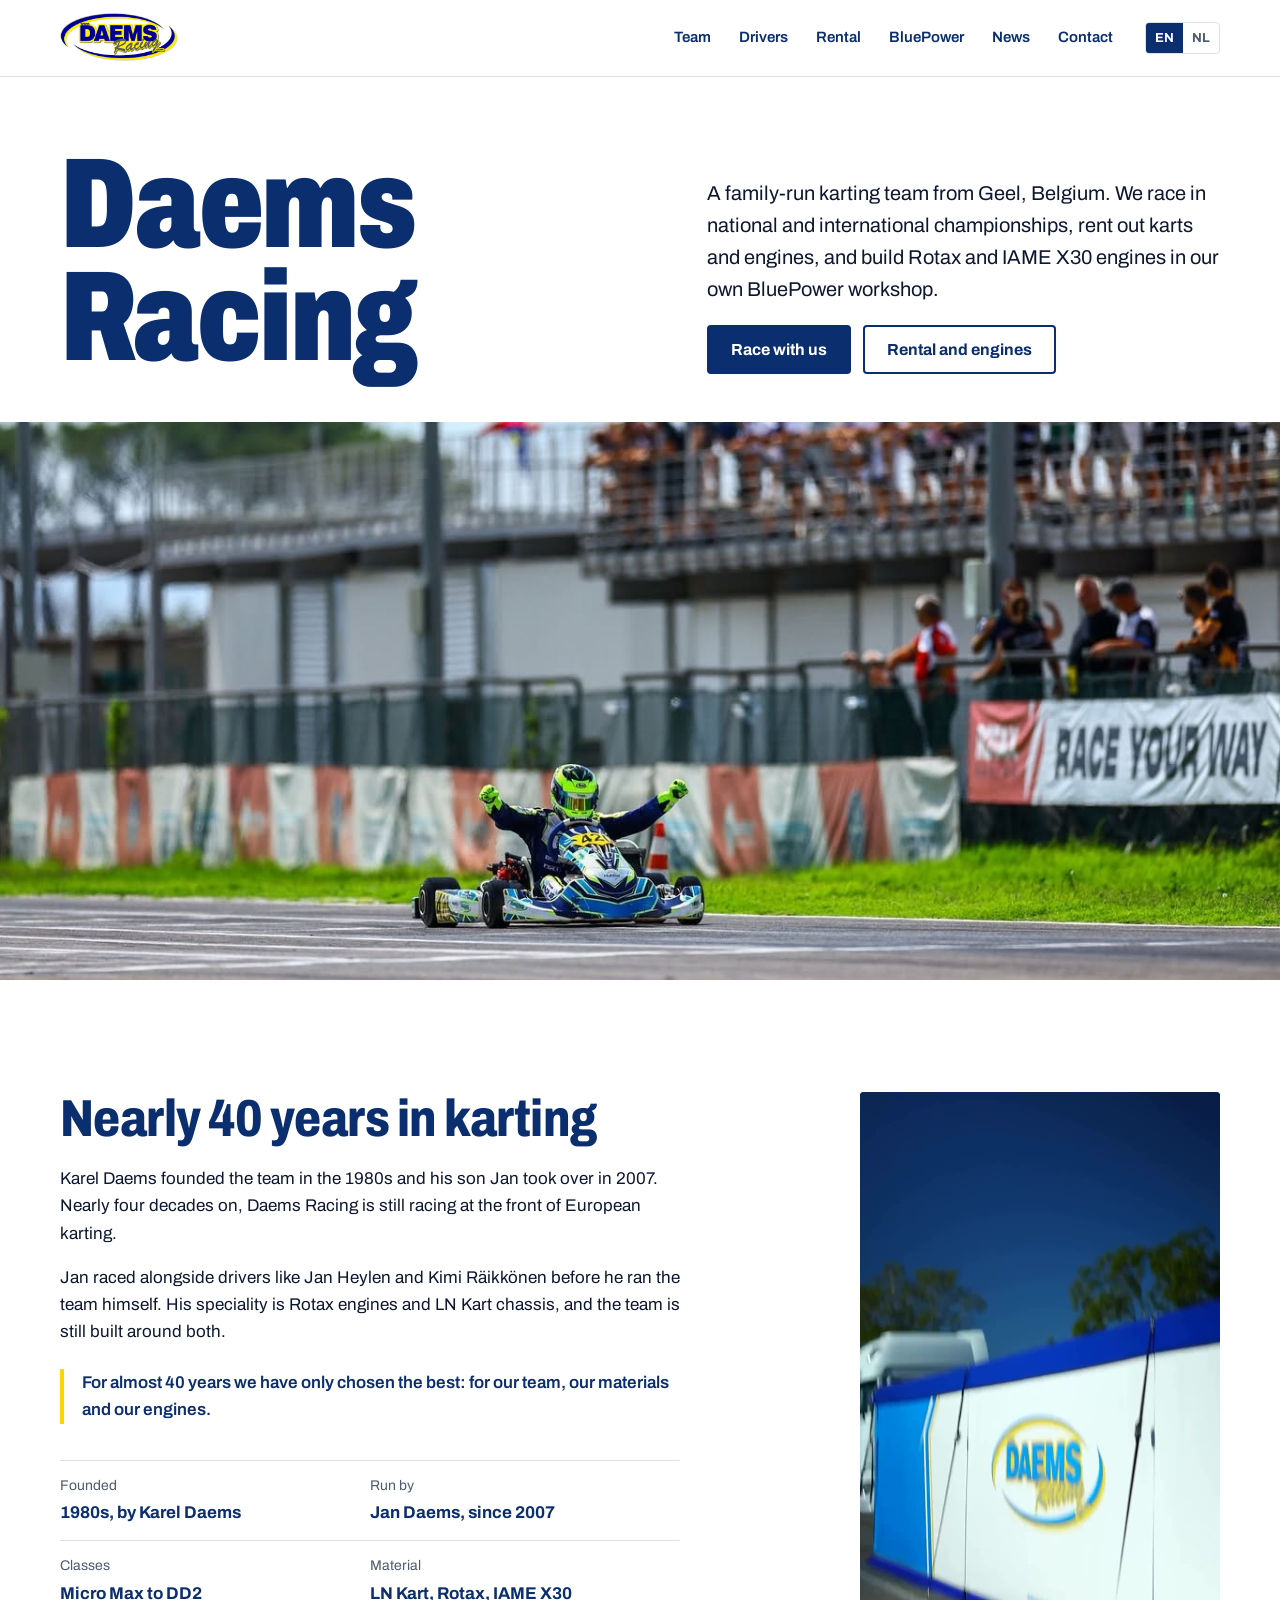
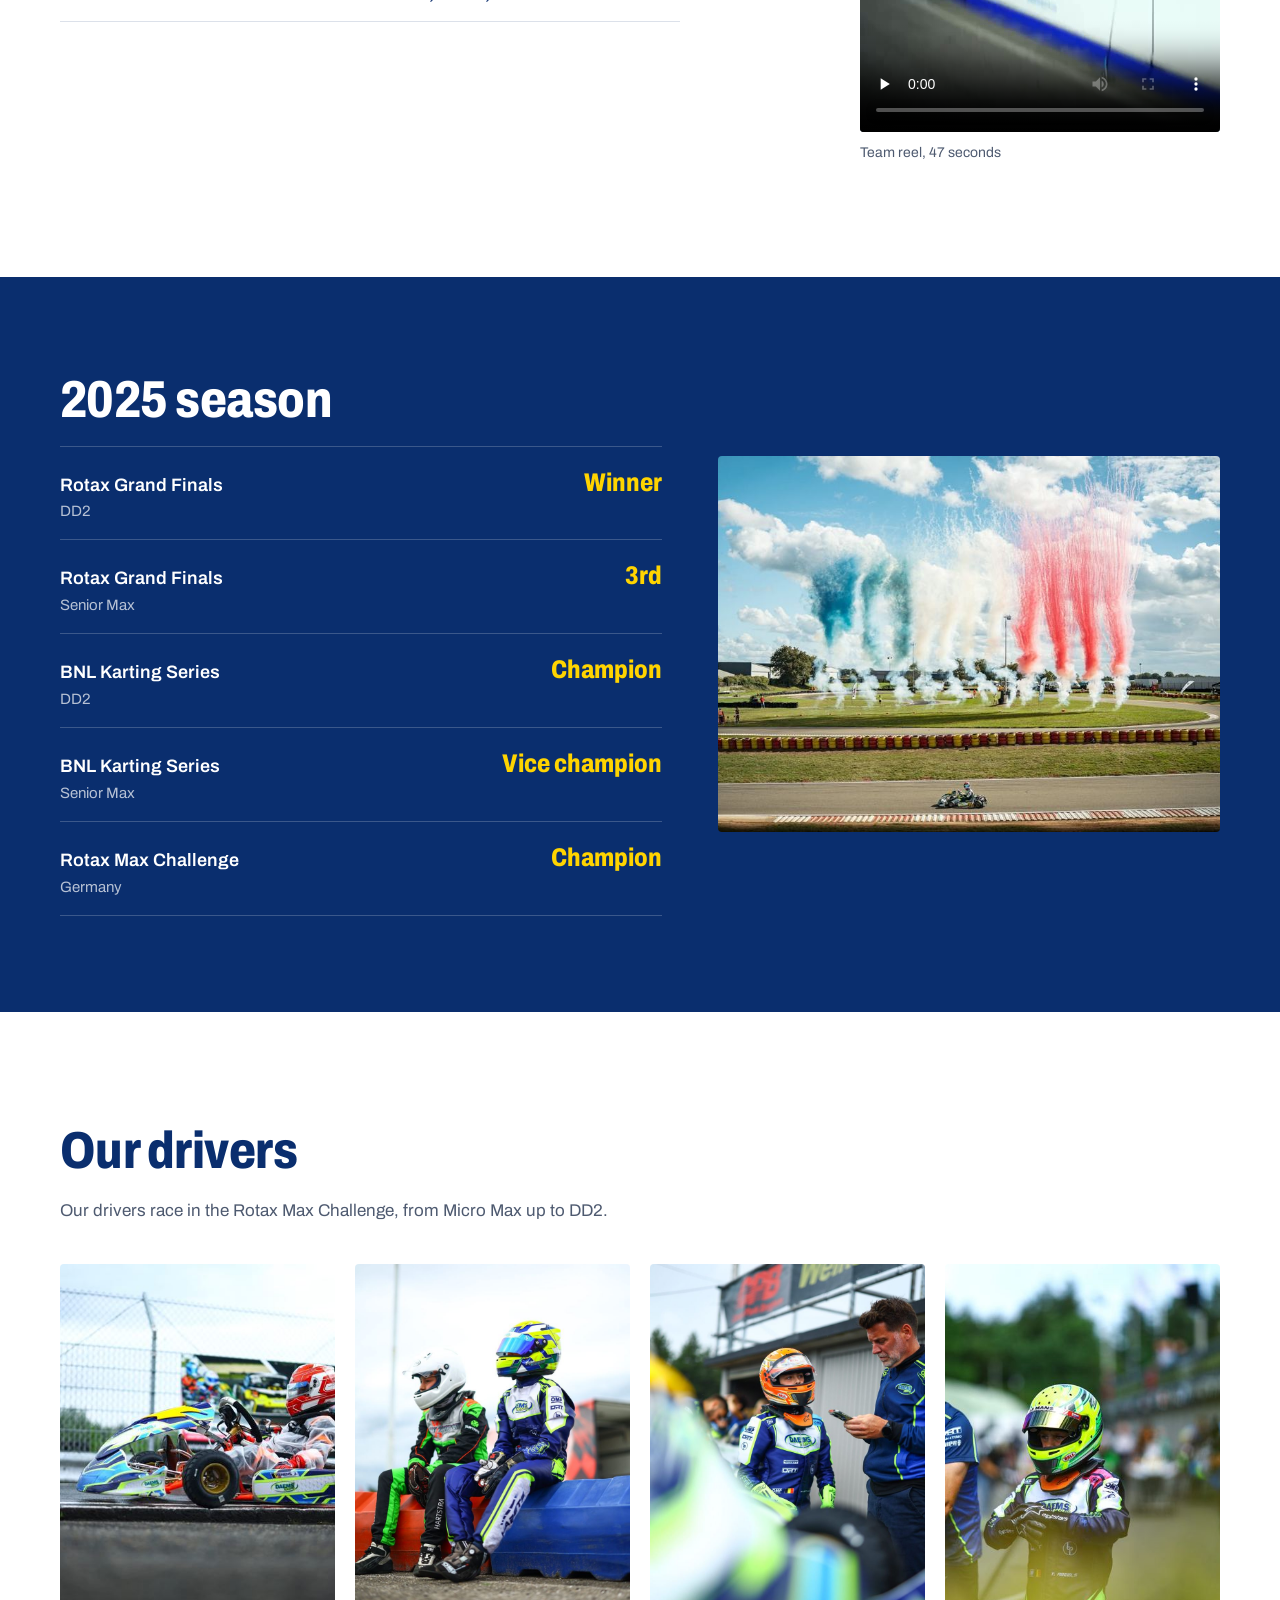
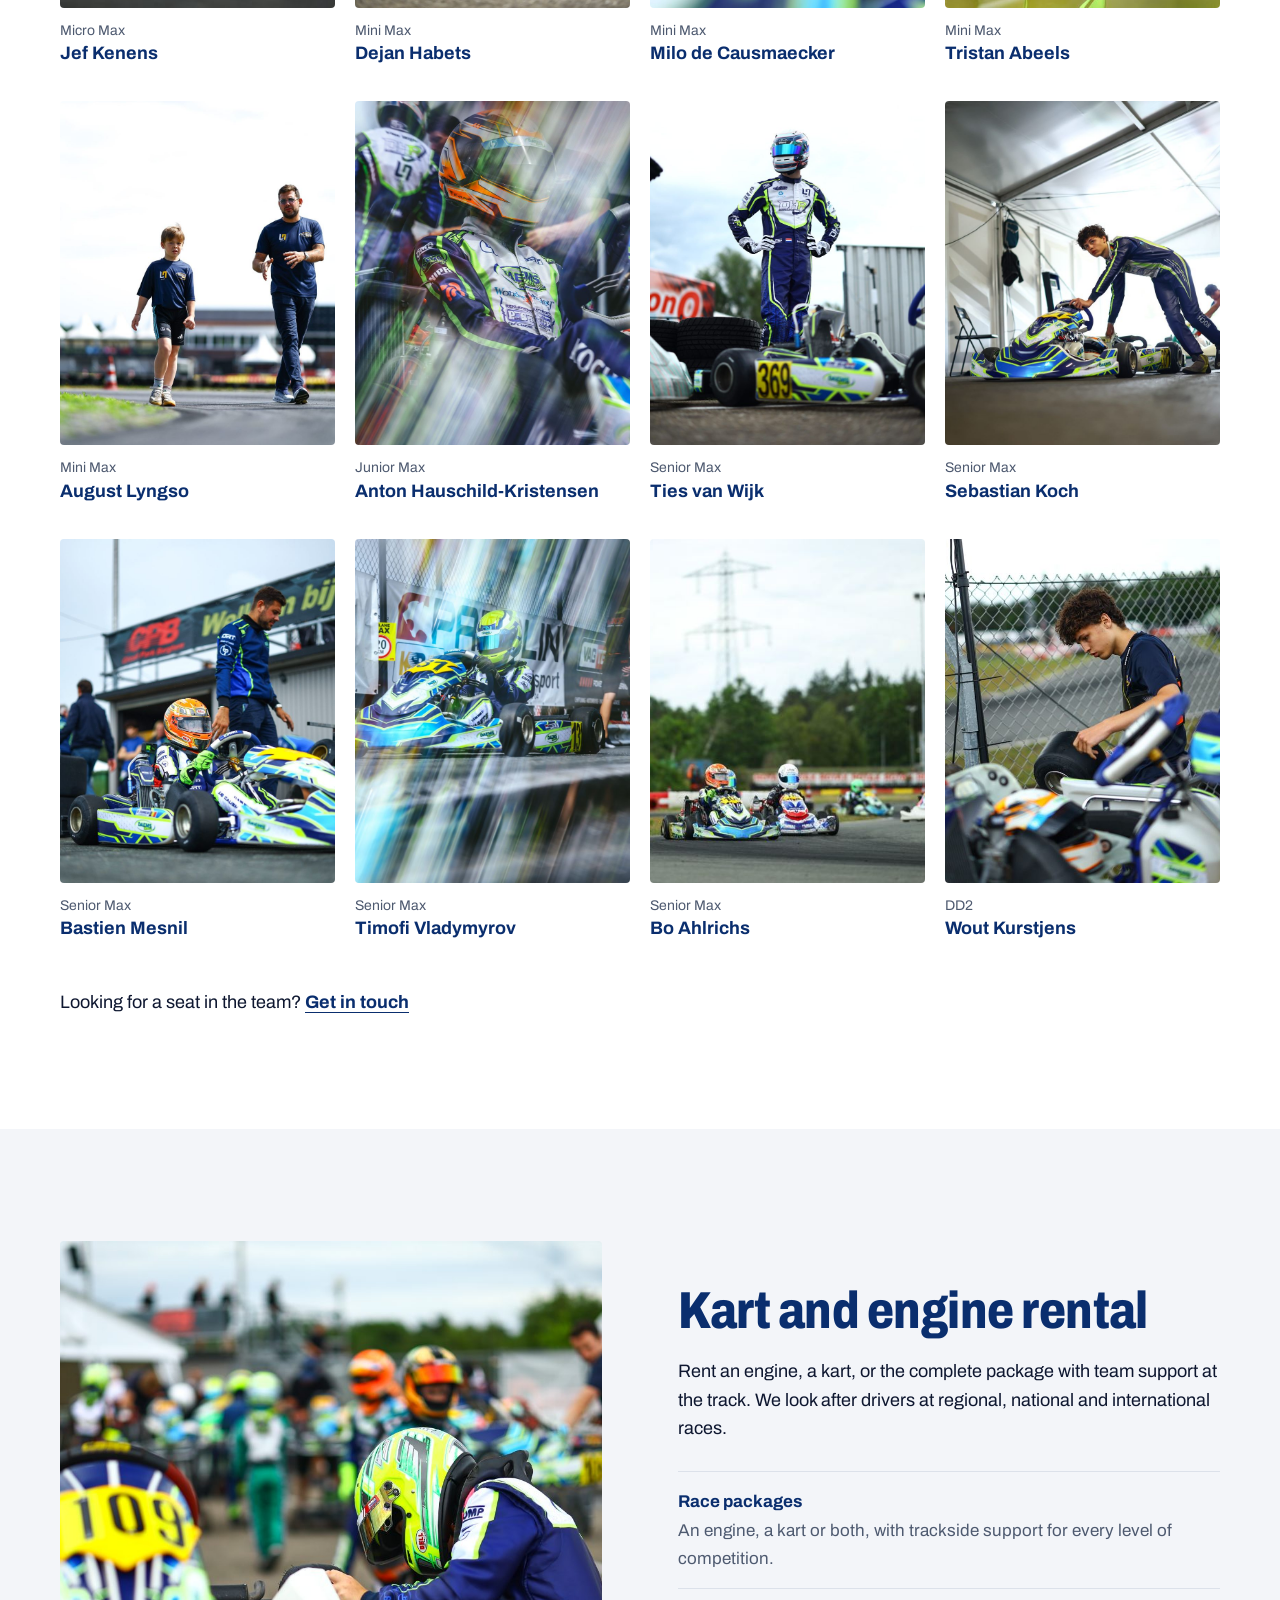
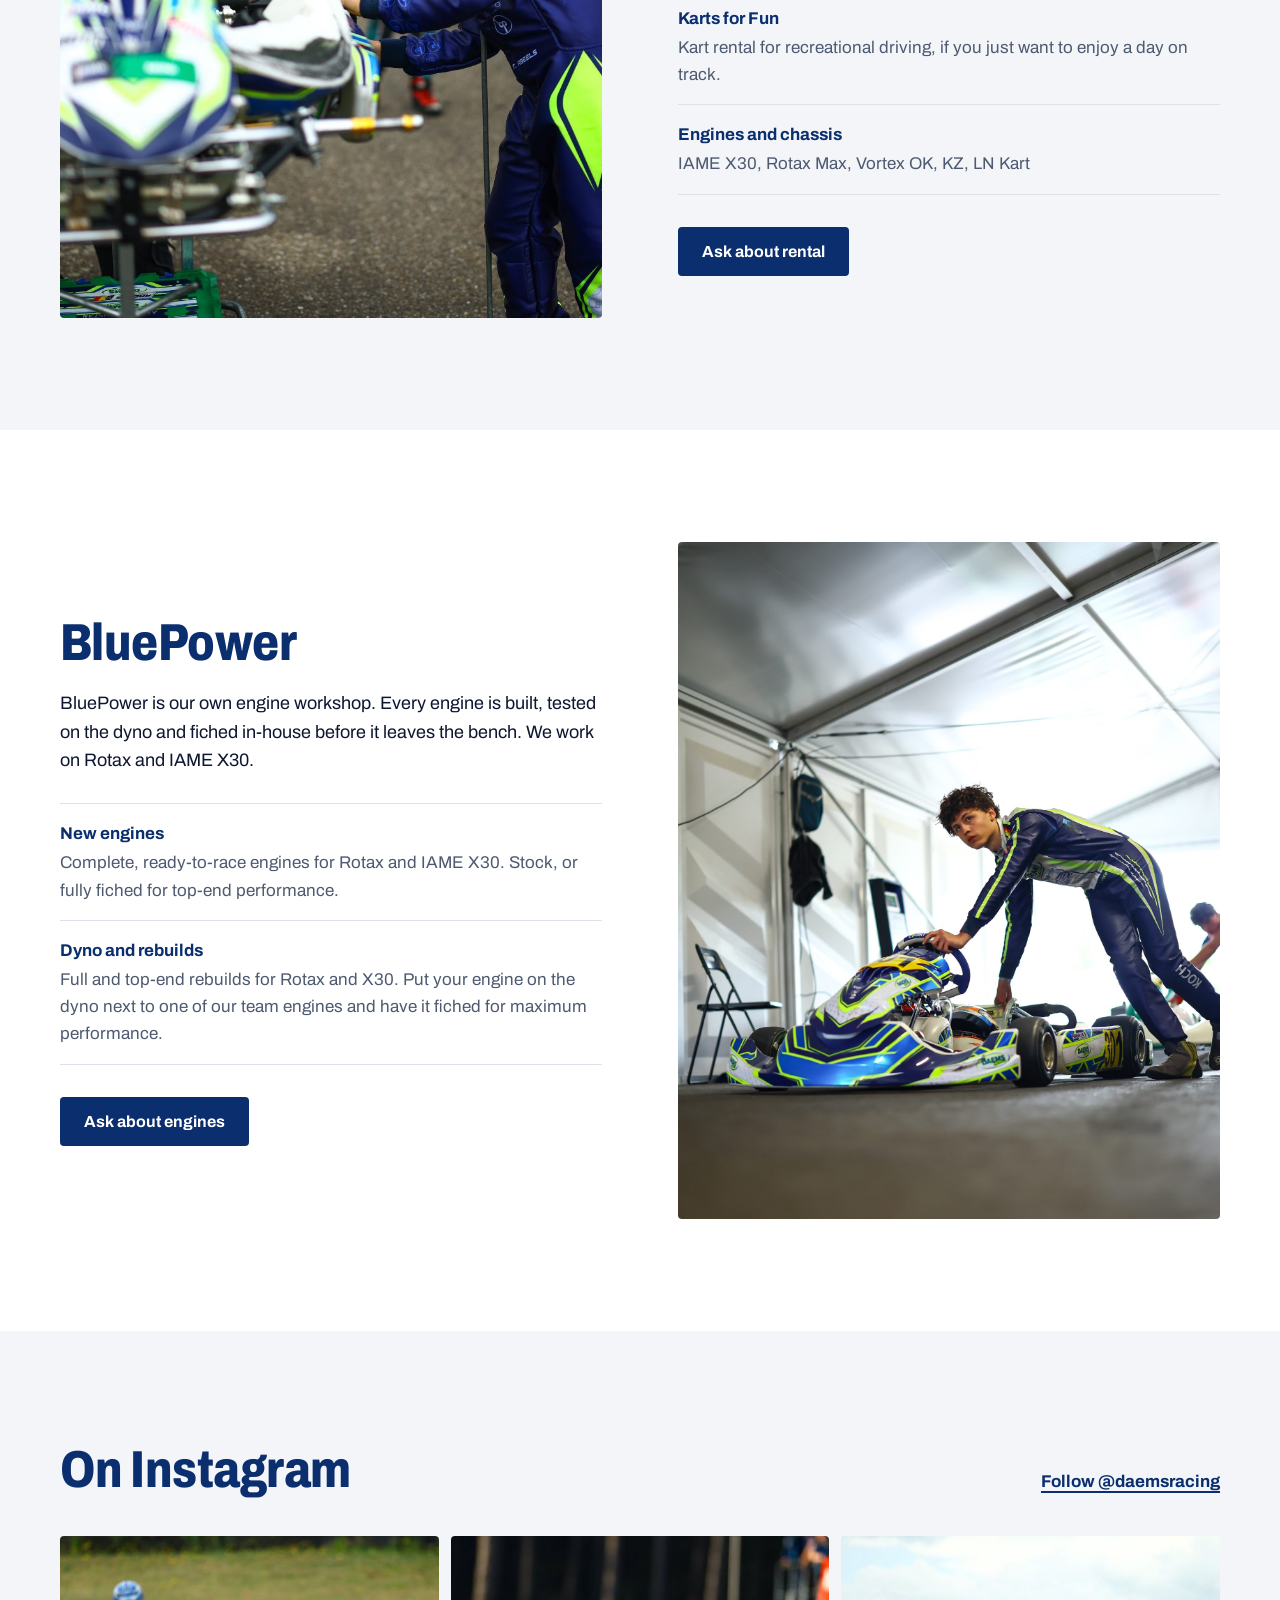
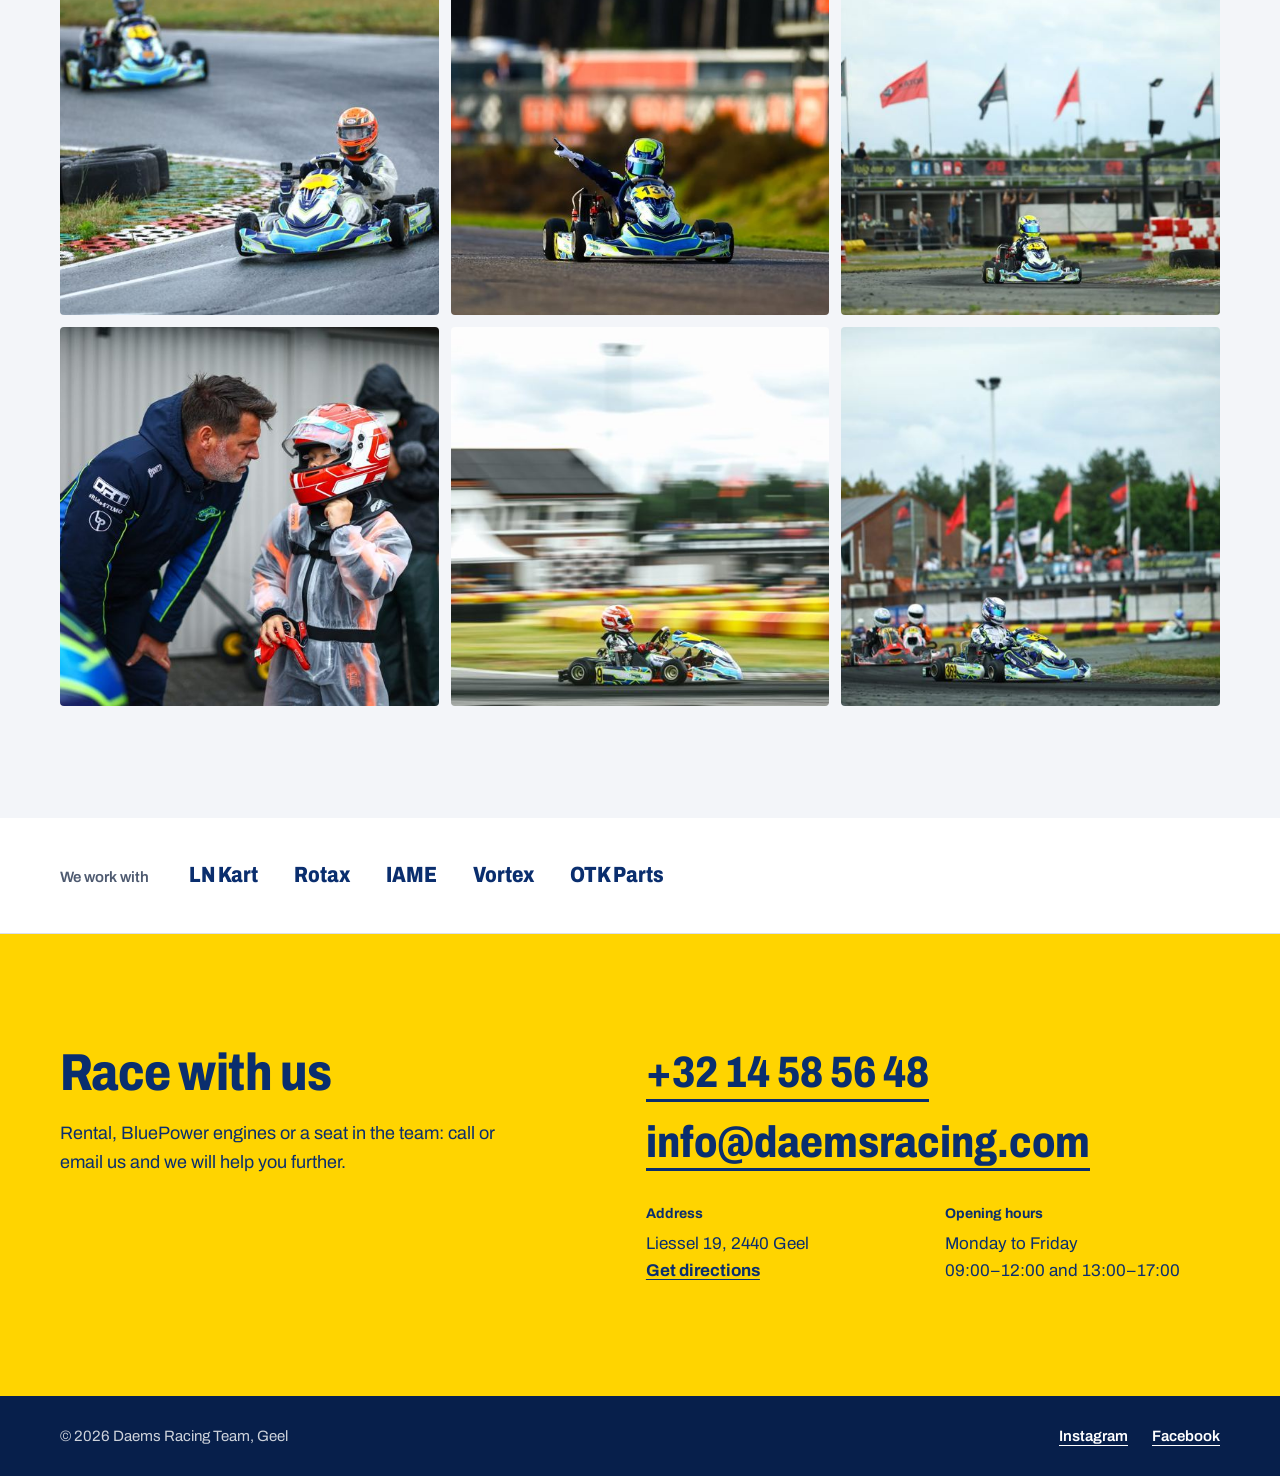
<file: index.html>
<!DOCTYPE html>
<html lang="en">
<head>
<meta charset="utf-8">
<meta name="viewport" content="width=device-width, initial-scale=1">
<title>Daems Racing Team | Karting from Geel, Belgium</title>
<meta name="description" content="Family-run karting team from Geel, Belgium. Racing team, kart and engine rental, and BluePower Rotax and IAME X30 engines.">
<link rel="icon" href="assets/img/daems-logo.png">
<link rel="preconnect" href="https://fonts.googleapis.com">
<link rel="preconnect" href="https://fonts.gstatic.com" crossorigin>
<link href="https://fonts.googleapis.com/css2?family=Archivo:wdth,wght@62..125,400..900&display=swap" rel="stylesheet">
<link rel="stylesheet" href="css/styles.css">
</head>
<body>

<header class="site-header">
  <div class="wrap header-inner">
    <a href="#top" class="logo"><img src="assets/img/daems-logo.png" alt="Daems Racing" width="400" height="166"></a>

    <nav class="nav" id="nav" aria-label="Main">
      <a href="#team" data-i18n="nav_team">Team</a>
      <a href="#drivers" data-i18n="nav_drivers">Drivers</a>
      <a href="#rental" data-i18n="nav_rental">Rental</a>
      <a href="#bluepower">BluePower</a>
      <a href="#news" data-i18n="nav_news">News</a>
      <a href="#contact" data-i18n="nav_contact">Contact</a>
    </nav>

    <div class="header-tools">
      <div class="lang" role="group" aria-label="Language">
        <button type="button" data-lang="en" aria-pressed="true">EN</button>
        <button type="button" data-lang="nl" aria-pressed="false">NL</button>
      </div>
      <button type="button" class="menu-btn" aria-expanded="false" aria-controls="nav" data-i18n="menu">Menu</button>
    </div>
  </div>
</header>

<main id="top">

  <!-- Intro -->
  <section class="intro">
    <div class="wrap intro-grid">
      <h1>Daems Racing</h1>
      <div class="intro-side">
        <p class="lead" data-i18n="intro_lead">A family-run karting team from Geel, Belgium. We race in national and international championships, rent out karts and engines, and build Rotax and IAME X30 engines in our own BluePower workshop.</p>
        <div class="actions">
          <a href="#contact" class="btn btn-primary" data-i18n="intro_cta1">Race with us</a>
          <a href="#rental" class="btn btn-ghost" data-i18n="intro_cta2">Rental and engines</a>
        </div>
      </div>
    </div>
    <figure class="intro-photo">
      <img src="assets/img/hero-armsup.jpg" alt="A Daems Racing driver celebrates with both arms raised as he crosses the finish line" width="1365" height="910">
    </figure>
  </section>

  <!-- Team / story -->
  <section class="section" id="team">
    <div class="wrap story">
      <div class="story-text">
        <h2 data-i18n="team_title">Nearly 40 years in karting</h2>
        <p data-i18n="team_p1">Karel Daems founded the team in the 1980s and his son Jan took over in 2007. Nearly four decades on, Daems Racing is still racing at the front of European karting.</p>
        <p data-i18n="team_p2">Jan raced alongside drivers like Jan Heylen and Kimi Räikkönen before he ran the team himself. His speciality is Rotax engines and LN Kart chassis, and the team is still built around both.</p>
        <p data-i18n="team_p3">For almost 40 years we have only chosen the best: for our team, our materials and our engines.</p>

        <dl class="facts">
          <div><dt data-i18n="fact_founded_l">Founded</dt><dd data-i18n="fact_founded">1980s, by Karel Daems</dd></div>
          <div><dt data-i18n="fact_run_l">Run by</dt><dd data-i18n="fact_run">Jan Daems, since 2007</dd></div>
          <div><dt data-i18n="fact_classes_l">Classes</dt><dd data-i18n="fact_classes">Micro Max to DD2</dd></div>
          <div><dt data-i18n="fact_material_l">Material</dt><dd>LN Kart, Rotax, IAME X30</dd></div>
        </dl>
      </div>

      <figure class="reel">
        <video controls playsinline preload="none" poster="assets/img/reel-poster.jpg" width="720" height="1280">
          <source src="assets/daems-reel.mp4" type="video/mp4">
        </video>
        <figcaption data-i18n="reel_caption">Team reel, 47 seconds</figcaption>
      </figure>
    </div>
  </section>

  <!-- 2025 results -->
  <section class="results" id="results">
    <div class="wrap results-grid">
      <div>
        <h2 data-i18n="results_title">2025 season</h2>
        <table class="results-table">
          <tbody>
            <tr><th scope="row">Rotax Grand Finals <span>DD2</span></th><td data-i18n="res_winner">Winner</td></tr>
            <tr><th scope="row">Rotax Grand Finals <span>Senior Max</span></th><td data-i18n="res_third">3rd</td></tr>
            <tr><th scope="row">BNL Karting Series <span>DD2</span></th><td data-i18n="res_champion">Champion</td></tr>
            <tr><th scope="row">BNL Karting Series <span>Senior Max</span></th><td data-i18n="res_vice">Vice champion</td></tr>
            <tr><th scope="row">Rotax Max Challenge <span data-i18n="res_germany">Germany</span></th><td data-i18n="res_champion">Champion</td></tr>
          </tbody>
        </table>
      </div>
      <img class="results-photo" src="assets/img/small/hero-langlois.jpg" alt="Coloured smoke over the circuit as a kart passes the start-finish straight" width="800" height="534" loading="lazy">
    </div>
  </section>

  <!-- Drivers -->
  <section class="section" id="drivers">
    <div class="wrap">
      <div class="section-head">
        <h2 data-i18n="drivers_title">Our drivers</h2>
        <p data-i18n="drivers_intro">Our drivers race in the Rotax Max Challenge, from Micro Max up to DD2.</p>
      </div>

      <ul class="drivers">
        <li><img src="assets/img/small/uks4_p1_daems_8.jpg" alt="" loading="lazy" width="800" height="507"><span class="cls">Micro Max</span><span class="name">Jef Kenens</span></li>
        <li><img src="assets/img/small/uks4_p1_daems_17.jpg" alt="" loading="lazy" width="800" height="1200"><span class="cls">Mini Max</span><span class="name">Dejan Habets</span></li>
        <li><img src="assets/img/small/uks4_p1_daems_10.jpg" alt="" loading="lazy" width="800" height="1200"><span class="cls">Mini Max</span><span class="name">Milo de Causmaecker</span></li>
        <li><img src="assets/img/small/uks4_p1_daems_13.jpg" alt="" loading="lazy" width="800" height="534"><span class="cls">Mini Max</span><span class="name">Tristan Abeels</span></li>
        <li><img src="assets/img/small/uks4_p1_daems_12.jpg" alt="" loading="lazy" width="800" height="1118"><span class="cls">Mini Max</span><span class="name">August Lyngso</span></li>
        <li><img src="assets/img/small/uks4_p1_daems_15.jpg" alt="" loading="lazy" width="800" height="1200"><span class="cls">Junior Max</span><span class="name">Anton Hauschild-Kristensen</span></li>
        <li><img src="assets/img/small/uks4_p1_daems_2.jpg" alt="" loading="lazy" width="800" height="1200"><span class="cls">Senior Max</span><span class="name">Ties van Wijk</span></li>
        <li><img src="assets/img/small/uks4_p1_daems_19.jpg" alt="" loading="lazy" width="800" height="972"><span class="cls">Senior Max</span><span class="name">Sebastian Koch</span></li>
        <li><img src="assets/img/small/uks4_p1_daems_11.jpg" alt="" loading="lazy" width="800" height="955"><span class="cls">Senior Max</span><span class="name">Bastien Mesnil</span></li>
        <li><img src="assets/img/small/uks4_p1_daems_14.jpg" alt="" loading="lazy" width="800" height="1045"><span class="cls">Senior Max</span><span class="name">Timofi Vladymyrov</span></li>
        <li><img src="assets/img/small/uks4_p1_daems_7.jpg" alt="" loading="lazy" width="800" height="490"><span class="cls">Senior Max</span><span class="name">Bo Ahlrichs</span></li>
        <li><img src="assets/img/small/uks4_p1_daems_18.jpg" alt="" loading="lazy" width="800" height="648"><span class="cls">DD2</span><span class="name">Wout Kurstjens</span></li>
      </ul>

      <p class="drivers-foot"><span data-i18n="drivers_seat">Looking for a seat in the team?</span> <a href="#contact" data-i18n="drivers_seat_link">Get in touch</a></p>
    </div>
  </section>

  <!-- Rental -->
  <section class="section section-alt" id="rental">
    <div class="wrap split">
      <img class="split-photo" src="assets/img/uks4_p1_daems_16.jpg" alt="A driver prepares his kart in the paddock before a session" width="1600" height="1067" loading="lazy">
      <div class="split-text">
        <h2 data-i18n="rental_title">Kart and engine rental</h2>
        <p data-i18n="rental_p">Rent an engine, a kart, or the complete package with team support at the track. We look after drivers at regional, national and international races.</p>
        <dl class="items">
          <div>
            <dt data-i18n="rental_pack_t">Race packages</dt>
            <dd data-i18n="rental_pack_d">An engine, a kart or both, with trackside support for every level of competition.</dd>
          </div>
          <div>
            <dt>Karts for Fun</dt>
            <dd data-i18n="rental_fun_d">Kart rental for recreational driving, if you just want to enjoy a day on track.</dd>
          </div>
          <div>
            <dt data-i18n="rental_mat_t">Engines and chassis</dt>
            <dd>IAME X30, Rotax Max, Vortex OK, KZ, LN Kart</dd>
          </div>
        </dl>
        <a href="#contact" class="btn btn-primary" data-i18n="rental_cta">Ask about rental</a>
      </div>
    </div>
  </section>

  <!-- BluePower -->
  <section class="section" id="bluepower">
    <div class="wrap split split-reverse">
      <img class="split-photo" src="assets/img/uks4_p1_daems_19.jpg" alt="A mechanic works on a kart in the team tent" width="1600" height="1943" loading="lazy">
      <div class="split-text">
        <h2>BluePower</h2>
        <p data-i18n="bp_p">BluePower is our own engine workshop. Every engine is built, tested on the dyno and fiched in-house before it leaves the bench. We work on Rotax and IAME X30.</p>
        <dl class="items">
          <div>
            <dt data-i18n="bp_new_t">New engines</dt>
            <dd data-i18n="bp_new_d">Complete, ready-to-race engines for Rotax and IAME X30. Stock, or fully fiched for top-end performance.</dd>
          </div>
          <div>
            <dt data-i18n="bp_dyno_t">Dyno and rebuilds</dt>
            <dd data-i18n="bp_dyno_d">Full and top-end rebuilds for Rotax and X30. Put your engine on the dyno next to one of our team engines and have it fiched for maximum performance.</dd>
          </div>
        </dl>
        <a href="#contact" class="btn btn-primary" data-i18n="bp_cta">Ask about engines</a>
      </div>
    </div>
  </section>

  <!-- News: placeholder tiles until the Instagram feed is connected (see js/script.js) -->
  <section class="section section-alt" id="news">
    <div class="wrap">
      <div class="section-head section-head-row">
        <h2 data-i18n="news_title">On Instagram</h2>
        <a class="text-link" href="https://www.instagram.com/daemsracing/" target="_blank" rel="noopener" data-i18n="news_follow">Follow @daemsracing</a>
      </div>
      <ul class="feed" id="instagram-feed">
        <li><a href="https://www.instagram.com/daemsracing/" target="_blank" rel="noopener"><img src="assets/img/small/uks4_p1_daems_20.jpg" alt="" loading="lazy" width="800" height="510"></a></li>
        <li><a href="https://www.instagram.com/daemsracing/" target="_blank" rel="noopener"><img src="assets/img/small/hero-point.jpg" alt="" loading="lazy" width="800" height="548"></a></li>
        <li><a href="https://www.instagram.com/daemsracing/" target="_blank" rel="noopener"><img src="assets/img/small/uks4_p1_daems_24.jpg" alt="" loading="lazy" width="800" height="542"></a></li>
        <li><a href="https://www.instagram.com/daemsracing/" target="_blank" rel="noopener"><img src="assets/img/small/uks4_p1_daems_9.jpg" alt="" loading="lazy" width="800" height="534"></a></li>
        <li><a href="https://www.instagram.com/daemsracing/" target="_blank" rel="noopener"><img src="assets/img/small/uks4_p1_daems_5.jpg" alt="" loading="lazy" width="800" height="481"></a></li>
        <li><a href="https://www.instagram.com/daemsracing/" target="_blank" rel="noopener"><img src="assets/img/small/uks4_p1_daems_1.jpg" alt="" loading="lazy" width="800" height="493"></a></li>
      </ul>
    </div>
  </section>

  <!-- Partners -->
  <section class="partners">
    <div class="wrap partners-inner">
      <h2 data-i18n="partners_title">We work with</h2>
      <ul>
        <li>LN Kart</li>
        <li>Rotax</li>
        <li>IAME</li>
        <li>Vortex</li>
        <li>OTK Parts</li>
      </ul>
    </div>
  </section>

  <!-- Contact -->
  <section class="contact" id="contact">
    <div class="wrap contact-grid">
      <div>
        <h2 data-i18n="contact_title">Race with us</h2>
        <p data-i18n="contact_p">Rental, BluePower engines or a seat in the team: call or email us and we will help you further.</p>
      </div>
      <div class="contact-lines">
        <a class="big-link" href="tel:+3214585648">+32 14 58 56 48</a>
        <a class="big-link" href="mailto:info@daemsracing.com">info@daemsracing.com</a>
        <dl>
          <div>
            <dt data-i18n="contact_addr_l">Address</dt>
            <dd>Liessel 19, 2440 Geel<br><a href="https://www.google.com/maps/search/?api=1&amp;query=Liessel+19+2440+Geel" target="_blank" rel="noopener" data-i18n="contact_route">Get directions</a></dd>
          </div>
          <div>
            <dt data-i18n="contact_hours_l">Opening hours</dt>
            <dd><span data-i18n="contact_days">Monday to Friday</span><br>09:00–12:00 <span data-i18n="and">and</span> 13:00–17:00</dd>
          </div>
        </dl>
      </div>
    </div>
  </section>

</main>

<footer class="site-footer">
  <div class="wrap footer-inner">
    <p>© <span id="year">2026</span> Daems Racing Team, Geel</p>
    <ul class="social">
      <li><a href="https://www.instagram.com/daemsracing/" target="_blank" rel="noopener">Instagram</a></li>
      <li><a href="https://www.facebook.com/daemsracing" target="_blank" rel="noopener">Facebook</a></li>
    </ul>
  </div>
</footer>

<script src="js/script.js"></script>
</body>
</html>
</file>
<file: css/styles.css>
/* Daems Racing — brand colours taken from the logo and team kit */
:root {
  --navy: #0A2E6E;
  --navy-deep: #071F4B;
  --blue: #1453C9;
  --yellow: #FFD400;
  --ink: #0E1730;
  --muted: #4E5A70;
  --line: #DCE1EA;
  --paper: #FFFFFF;
  --mist: #F3F5F9;

  --wrap: 1240px;
  --gutter: clamp(16px, 4vw, 40px);
  --header-h: 76px;
}

*, *::before, *::after { box-sizing: border-box; }

html {
  scroll-padding-top: calc(var(--header-h) + 8px);
  -webkit-text-size-adjust: 100%;
}
@media (prefers-reduced-motion: no-preference) {
  html { scroll-behavior: smooth; }
}

body {
  margin: 0;
  background: var(--paper);
  color: var(--ink);
  font-family: 'Archivo', system-ui, sans-serif;
  font-size: 17px;
  line-height: 1.6;
}

img, video { display: block; max-width: 100%; height: auto; }
a { color: inherit; }
h1, h2, h3 {
  margin: 0;
  font-weight: 800;
  font-stretch: 82%;
  line-height: 1.02;
  letter-spacing: -0.01em;
  color: var(--navy);
}
h2 { font-size: clamp(32px, 4.2vw, 52px); margin-bottom: 20px; }
p { margin: 0 0 1em; }

:focus-visible { outline: 3px solid var(--blue); outline-offset: 3px; }

.wrap {
  max-width: var(--wrap);
  margin: 0 auto;
  padding: 0 var(--gutter);
}

/* ---------- Buttons & links ---------- */
.btn {
  display: inline-block;
  padding: 13px 22px;
  border: 2px solid transparent;
  border-radius: 4px;
  font-weight: 700;
  font-size: 16px;
  line-height: 1.2;
  text-decoration: none;
  transition: background-color .15s, color .15s, border-color .15s;
}
.btn-primary { background: var(--navy); color: #fff; }
.btn-primary:hover { background: var(--blue); }
.btn-ghost { border-color: var(--navy); color: var(--navy); }
.btn-ghost:hover { background: var(--navy); color: #fff; }

.text-link {
  font-weight: 700;
  color: var(--navy);
  text-decoration-thickness: 2px;
  text-underline-offset: 4px;
}
.text-link:hover { color: var(--blue); }

/* ---------- Header ---------- */
.site-header {
  position: sticky;
  top: 0;
  z-index: 10;
  background: var(--paper);
  border-bottom: 1px solid var(--line);
}
.header-inner {
  height: var(--header-h);
  display: flex;
  align-items: center;
  gap: 32px;
}
.logo img { height: 50px; width: auto; }

.nav { display: flex; gap: 28px; margin-left: auto; }
.nav a {
  font-weight: 600;
  font-size: 15px;
  color: var(--navy);
  text-decoration: none;
  padding: 6px 0;
  border-bottom: 3px solid transparent;
}
.nav a:hover { border-bottom-color: var(--yellow); }

.header-tools { display: flex; align-items: center; gap: 12px; }
.lang { display: flex; border: 1px solid var(--line); border-radius: 4px; overflow: hidden; }
.lang button {
  font: inherit;
  font-size: 13px;
  font-weight: 700;
  padding: 5px 9px;
  border: 0;
  background: none;
  color: var(--muted);
  cursor: pointer;
}
.lang button[aria-pressed="true"] { background: var(--navy); color: #fff; }

.menu-btn {
  display: none;
  font: inherit;
  font-weight: 700;
  font-size: 15px;
  padding: 7px 12px;
  border: 2px solid var(--navy);
  border-radius: 4px;
  background: none;
  color: var(--navy);
  cursor: pointer;
}

@media (max-width: 900px) {
  :root { --header-h: 64px; }
  .logo img { height: 40px; }
  .header-tools { margin-left: auto; }
  .menu-btn { display: block; }
  .nav {
    display: none;
    position: absolute;
    top: 100%;
    left: 0;
    right: 0;
    flex-direction: column;
    gap: 0;
    padding: 8px var(--gutter) 20px;
    background: var(--paper);
    border-bottom: 1px solid var(--line);
  }
  .nav.is-open { display: flex; }
  .nav a { font-size: 20px; padding: 12px 0; border-bottom: 1px solid var(--line); }
  .nav a:hover { border-bottom-color: var(--line); color: var(--blue); }
}

/* ---------- Intro ---------- */
.intro { padding-top: clamp(36px, 6vw, 72px); }
.intro-grid {
  display: grid;
  grid-template-columns: 1.15fr 1fr;
  gap: 24px 56px;
  align-items: end;
  padding-bottom: clamp(28px, 4vw, 48px);
}
.intro h1 {
  font-size: clamp(56px, 10vw, 136px);
  font-stretch: 75%;
  font-weight: 900;
  line-height: .88;
  letter-spacing: -0.02em;
}
.lead { font-size: clamp(18px, 1.6vw, 20px); color: var(--ink); max-width: 34em; }
.actions { display: flex; flex-wrap: wrap; gap: 12px; margin-top: 8px; }

.intro-photo { margin: 0; }
.intro-photo img {
  width: 100%;
  height: clamp(320px, 62vh, 720px);
  object-fit: cover;
  object-position: 50% 62%;
}

@media (max-width: 800px) {
  .intro-grid { grid-template-columns: 1fr; }
}

/* ---------- Generic sections ---------- */
.section { padding: clamp(64px, 9vw, 112px) 0; }
.section-alt { background: var(--mist); }
.section-head { max-width: 640px; margin-bottom: 40px; }
.section-head p { color: var(--muted); }
.section-head-row {
  max-width: none;
  display: flex;
  flex-wrap: wrap;
  align-items: baseline;
  justify-content: space-between;
  gap: 8px 24px;
}
.section-head-row h2 { margin-bottom: 0; }

/* ---------- Team / story ---------- */
.story {
  display: grid;
  grid-template-columns: minmax(0, 1fr) 360px;
  gap: 64px;
  align-items: start;
}
.story-text { max-width: 620px; }
.story-text p:nth-of-type(3) {
  margin-top: 1.4em;
  padding-left: 18px;
  border-left: 4px solid var(--yellow);
  font-weight: 600;
  color: var(--navy);
}

.facts {
  margin: 36px 0 0;
  display: grid;
  grid-template-columns: repeat(2, minmax(0, 1fr));
  border-top: 1px solid var(--line);
}
.facts div { padding: 14px 0; border-bottom: 1px solid var(--line); }
.facts div:nth-child(odd) { padding-right: 20px; }
.facts dt { font-size: 14px; color: var(--muted); }
.facts dd { margin: 2px 0 0; font-weight: 700; color: var(--navy); }

.reel { margin: 0; }
.reel video { width: 100%; height: auto; aspect-ratio: 9 / 16; background: var(--navy-deep); border-radius: 4px; }
.reel figcaption { margin-top: 10px; font-size: 14px; color: var(--muted); }

@media (max-width: 860px) {
  .story { grid-template-columns: 1fr; gap: 40px; }
  .reel { max-width: 340px; }
}

/* ---------- Results ---------- */
.results {
  background: var(--navy);
  color: #fff;
  padding: clamp(56px, 8vw, 96px) 0;
}
.results h2 { color: #fff; }
.results-grid {
  display: grid;
  grid-template-columns: minmax(0, 1.2fr) minmax(0, 1fr);
  gap: 56px;
  align-items: center;
}
.results-table { width: 100%; border-collapse: collapse; }
.results-table tr { border-top: 1px solid rgba(255, 255, 255, .2); }
.results-table tr:last-child { border-bottom: 1px solid rgba(255, 255, 255, .2); }
.results-table th, .results-table td { padding: 16px 0; text-align: left; vertical-align: baseline; }
.results-table th { font-weight: 600; font-size: 18px; }
.results-table th span { display: block; font-weight: 400; font-size: 15px; color: rgba(255, 255, 255, .7); }
.results-table td {
  text-align: right;
  font-weight: 800;
  font-stretch: 82%;
  font-size: clamp(20px, 2vw, 26px);
  color: var(--yellow);
  white-space: nowrap;
  padding-left: 16px;
}
.results-photo { width: 100%; aspect-ratio: 4 / 3; object-fit: cover; border-radius: 4px; }

@media (max-width: 860px) {
  .results-grid { grid-template-columns: 1fr; gap: 40px; }
  .results-photo { aspect-ratio: 16 / 10; }
}

/* ---------- Drivers ---------- */
.drivers {
  list-style: none;
  margin: 0;
  padding: 0;
  display: grid;
  grid-template-columns: repeat(4, minmax(0, 1fr));
  gap: 36px 20px;
}
.drivers img {
  width: 100%;
  aspect-ratio: 4 / 5;
  object-fit: cover;
  border-radius: 4px;
  margin-bottom: 12px;
  background: var(--mist);
}
.drivers .cls { display: block; font-size: 14px; color: var(--muted); }
.drivers .name { display: block; font-weight: 700; font-size: 18px; line-height: 1.3; color: var(--navy); }
.drivers-foot { margin: 48px 0 0; font-size: 18px; }
.drivers-foot a { font-weight: 700; color: var(--navy); text-underline-offset: 4px; }

@media (max-width: 1000px) { .drivers { grid-template-columns: repeat(3, minmax(0, 1fr)); } }
@media (max-width: 640px) {
  .drivers { grid-template-columns: repeat(2, minmax(0, 1fr)); gap: 28px 14px; }
  .drivers .name { font-size: 16px; }
}

/* ---------- Rental / BluePower ---------- */
.split {
  display: grid;
  grid-template-columns: minmax(0, 1fr) minmax(0, 1fr);
  gap: clamp(32px, 6vw, 80px);
  align-items: center;
}
.split-reverse .split-photo { order: 2; }
.split-photo { width: 100%; aspect-ratio: 4 / 5; object-fit: cover; border-radius: 4px; }
.split-text > p { font-size: 18px; }

.items { margin: 28px 0 32px; }
.items div { padding: 16px 0; border-top: 1px solid var(--line); }
.items div:last-child { border-bottom: 1px solid var(--line); }
.items dt { font-weight: 700; color: var(--navy); }
.items dd { margin: 2px 0 0; color: var(--muted); }

@media (max-width: 860px) {
  .split { grid-template-columns: 1fr; }
  .split-reverse .split-photo { order: 0; }
  .split-photo { aspect-ratio: 3 / 2; }
}

/* ---------- Instagram feed ---------- */
.feed {
  list-style: none;
  margin: 0;
  padding: 0;
  display: grid;
  grid-template-columns: repeat(3, minmax(0, 1fr));
  gap: 12px;
}
.feed a { display: block; position: relative; overflow: hidden; border-radius: 4px; }
.feed img { width: 100%; aspect-ratio: 1; object-fit: cover; transition: opacity .2s; }
.feed a:hover img { opacity: .85; }
.feed .caption {
  display: -webkit-box;
  -webkit-line-clamp: 2;
  -webkit-box-orient: vertical;
  overflow: hidden;
  margin-top: 8px;
  font-size: 14px;
  color: var(--muted);
}

@media (max-width: 640px) {
  .feed { grid-template-columns: repeat(2, minmax(0, 1fr)); gap: 8px; }
}

/* ---------- Partners ---------- */
.partners { padding: 40px 0; border-bottom: 1px solid var(--line); }
.partners-inner { display: flex; flex-wrap: wrap; align-items: baseline; gap: 12px 40px; }
.partners h2 { font-size: 15px; font-stretch: 100%; font-weight: 600; color: var(--muted); margin: 0; letter-spacing: 0; }
.partners ul {
  list-style: none;
  margin: 0;
  padding: 0;
  display: flex;
  flex-wrap: wrap;
  gap: 8px 36px;
}
.partners li { font-weight: 800; font-stretch: 82%; font-size: 22px; color: var(--navy); }

/* ---------- Contact ---------- */
.contact {
  background: var(--yellow);
  color: var(--navy);
  padding: clamp(64px, 9vw, 112px) 0;
}
.contact p { font-size: 18px; max-width: 26em; }
.contact-grid {
  display: grid;
  grid-template-columns: minmax(0, 1fr) minmax(0, 1.1fr);
  gap: 40px 64px;
}
.big-link {
  display: block;
  width: fit-content;
  max-width: 100%;
  font-weight: 800;
  font-stretch: 82%;
  font-size: clamp(28px, 3.6vw, 44px);
  line-height: 1.2;
  text-decoration: none;
  overflow-wrap: anywhere;
  border-bottom: 3px solid var(--navy);
  margin-bottom: 14px;
}
.big-link:hover { color: var(--blue); border-color: var(--blue); }
.contact dl {
  margin: 32px 0 0;
  display: grid;
  grid-template-columns: repeat(2, minmax(0, 1fr));
  gap: 24px;
}
.contact dt { font-size: 14px; font-weight: 700; }
.contact dd { margin: 4px 0 0; }
.contact dd a { font-weight: 700; text-underline-offset: 3px; }

@media (max-width: 800px) {
  .contact-grid { grid-template-columns: 1fr; }
}
@media (max-width: 480px) {
  .contact dl { grid-template-columns: 1fr; }
}

/* ---------- Footer ---------- */
.site-footer { background: var(--navy-deep); color: rgba(255, 255, 255, .8); font-size: 15px; }
.footer-inner {
  display: flex;
  flex-wrap: wrap;
  justify-content: space-between;
  align-items: center;
  gap: 12px 32px;
  padding-top: 28px;
  padding-bottom: 28px;
}
.footer-inner p { margin: 0; }
.social { list-style: none; margin: 0; padding: 0; display: flex; gap: 24px; }
.social a { color: #fff; font-weight: 600; text-underline-offset: 4px; }
</file>
